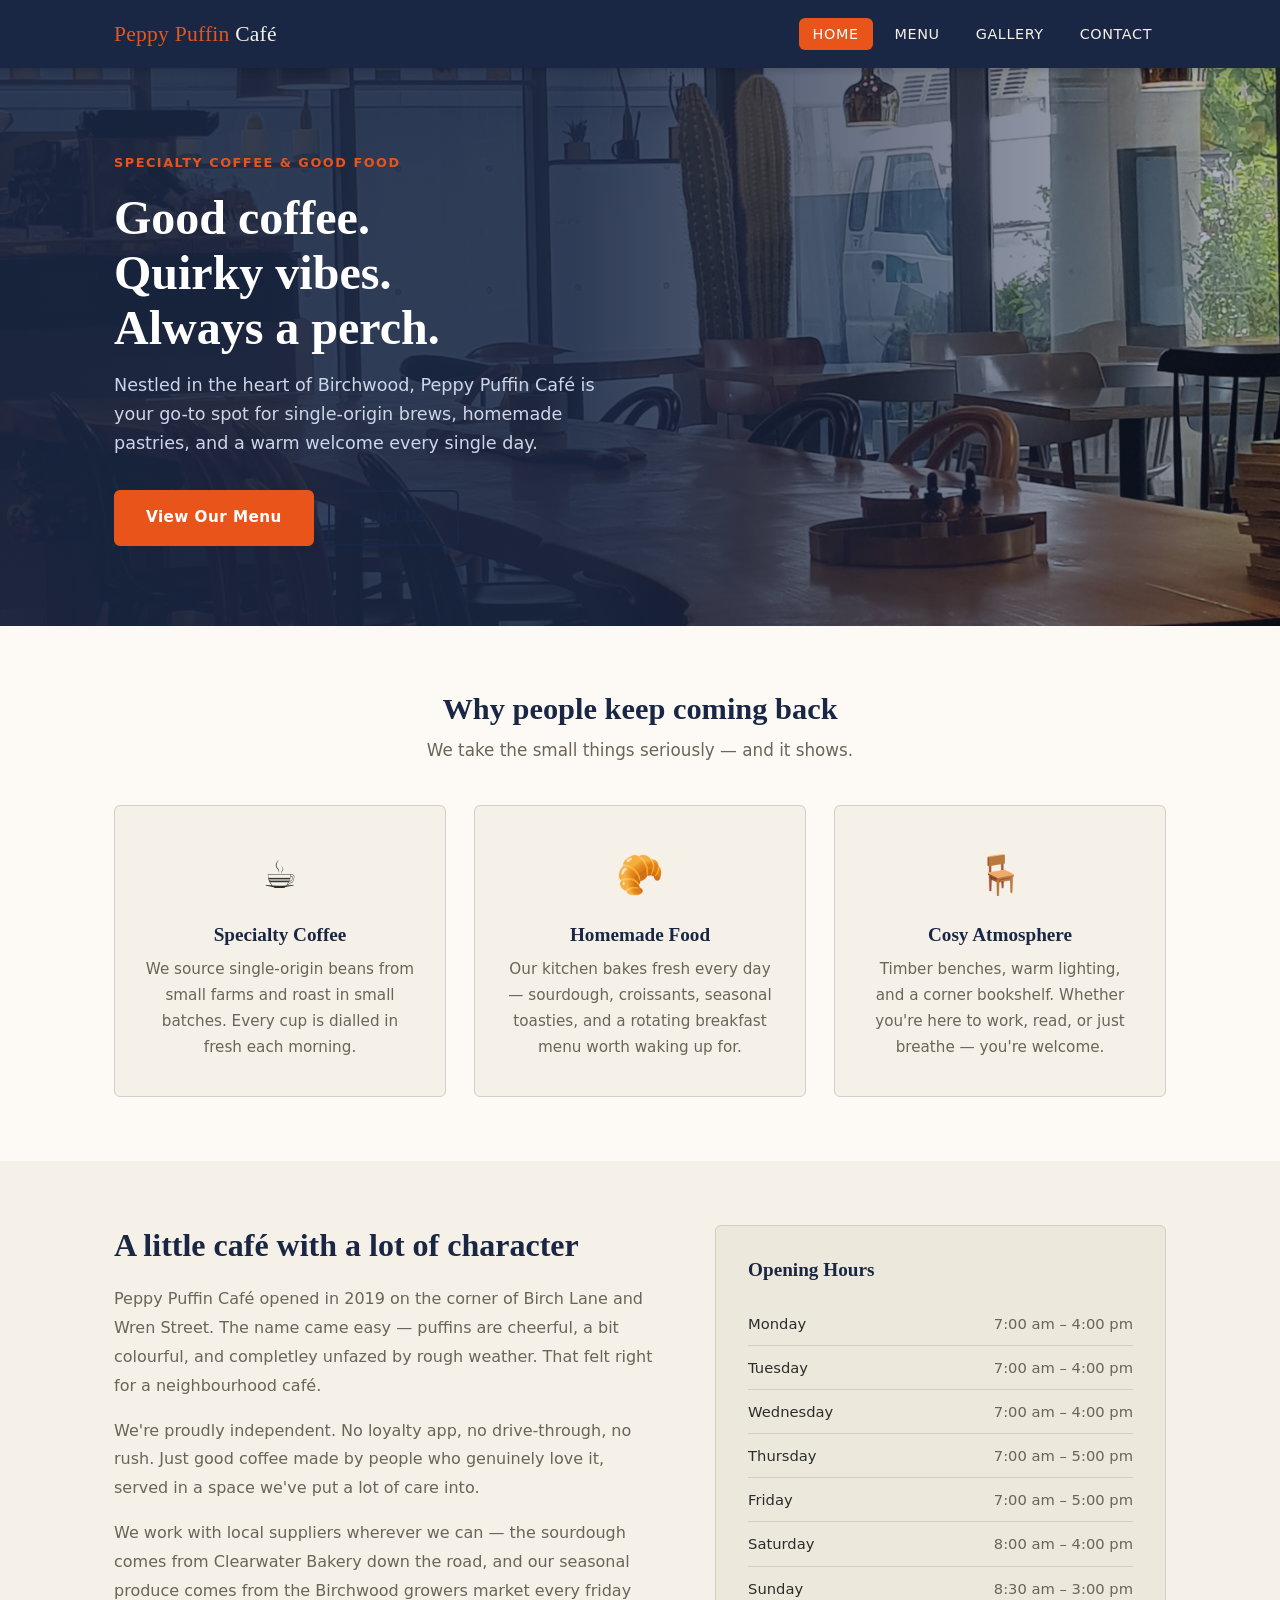
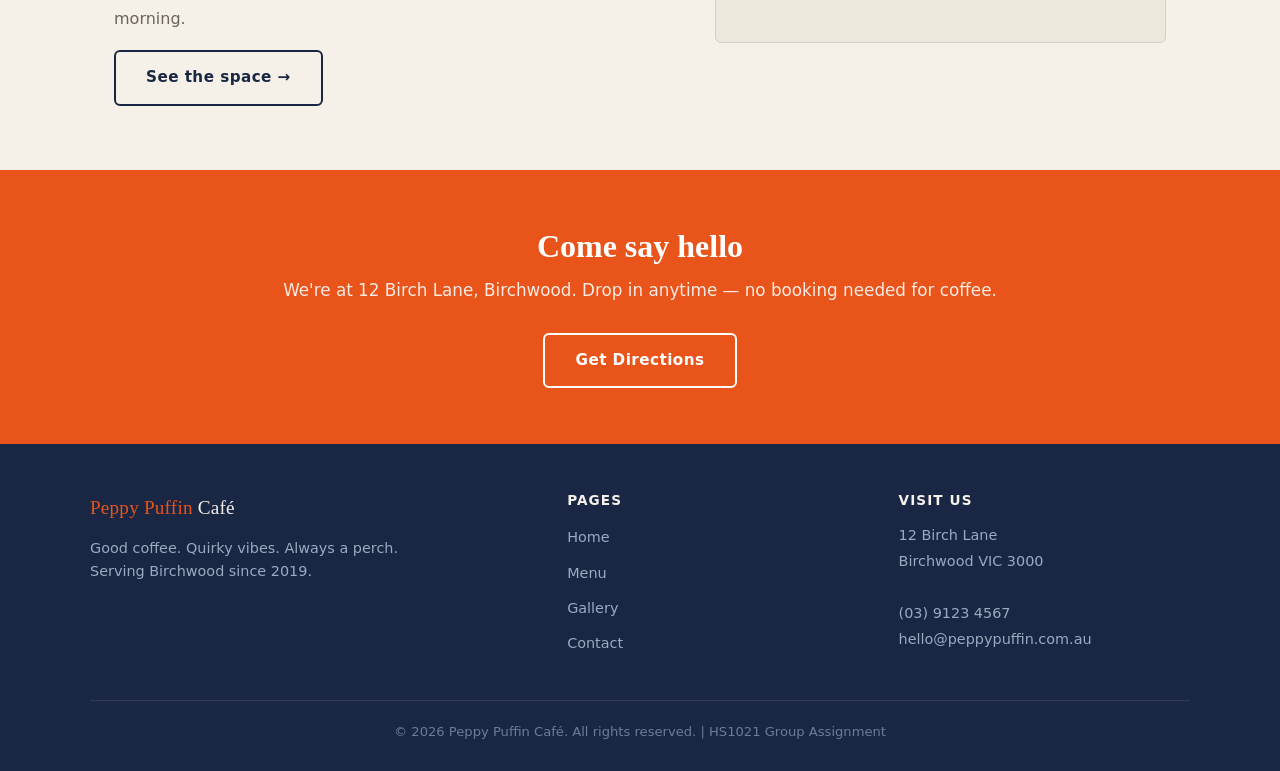
<file: index.html>
<!DOCTYPE html>

<html lang="en">

<head>
    <meta charset="UTF-8">

    <meta name="viewport" content="width=device-width, initial-scale=1.0">

    <title>Peppy Puffin Café — Home</title>

    <link rel="stylesheet" href="styles.css">

</head>

<body>
    <header>
        <div class="header-inner">

            <a href="index.html" class="logo"><span>Peppy Puffin</span> Café</a>

            <nav>
                <ul>
                    <li><a href="index.html" class="active">Home</a></li>
                    <li><a href="menu.html">Menu</a></li>
                    <li><a href="gallery.html">Gallery</a></li>
                    <li><a href="contact.html">Contact</a></li>
                </ul>
            </nav>

        </div>
    </header>

    <main>

        <section class="hero">

            <div class="hero-content">
                <div class="hero-text">

                    <span class="hero-eyebrow">Specialty Coffee &amp; Good Food</span>
                    <h1>Good coffee.<br>Quirky vibes.<br>Always a perch.</h1>
                    <p>Nestled in the heart of Birchwood, Peppy Puffin Café is your go-to spot for single-origin brews, homemade pastries, and a warm welcome every single day.</p>
                    <div class="hero-actions">
                        <a href="menu.html" class="btn btn-primary">View Our Menu</a>
                        <a href="contact.html" class="btn btn-outline">Find Us</a>
                    </div>

                </div>
            </div>
        </section>

        <section class="features">
            <div class="container">

                <h2 class="section-title">Why people keep coming back</h2>
                <p class="section-subtitle">We take the small things seriously — and it shows.</p>
                <div class="features-grid">

                    <article class="feature-card">
                        <span class="feature-icon">☕</span>
                        <h3>Specialty Coffee</h3>
                        <p>We source single-origin beans from small farms and roast in small batches. Every cup is dialled in fresh each morning.</p>
                    </article>

                    <article class="feature-card">
                        <span class="feature-icon">🥐</span>
                        <h3>Homemade Food</h3>
                        <p>Our kitchen bakes fresh every day — sourdough, croissants, seasonal toasties, and a rotating breakfast menu worth waking up for.</p>
                    </article>

                    <article class="feature-card">
                        <span class="feature-icon">🪑</span>
                        <h3>Cosy Atmosphere</h3>
                        <p>Timber benches, warm lighting, and a corner bookshelf. Whether you're here to work, read, or just breathe — you're welcome.</p>
                    </article>

                </div>
            </div>
        </section>

        <section class="about">
            <div class="container">

                <div class="about-grid">

                    <div class="about-text">
                        <h2>A little café with a lot of character</h2>
                        <p>Peppy Puffin Café opened in 2019 on the corner of Birch Lane and Wren Street. The name came easy — puffins are cheerful, a bit colourful, and completley unfazed by rough weather. That felt right for a neighbourhood café.</p>
                        <p>We're proudly independent. No loyalty app, no drive-through, no rush. Just good coffee made by people who genuinely love it, served in a space we've put a lot of care into.</p>
                        <p>We work with local suppliers wherever we can — the sourdough comes from Clearwater Bakery down the road, and our seasonal produce comes from the Birchwood growers market every friday morning.</p>
                        <a href="gallery.html" class="btn btn-outline">See the space &rarr;</a>
                    </div>

                    <div>
                        <div class="hours-box">

                            <h3>Opening Hours</h3>

                            <table class="hours-table">
                                <tbody>
                                    <tr>
                                        <td>Monday</td>
                                        <td>7:00 am – 4:00 pm</td>
                                    </tr>
                                    <tr>
                                        <td>Tuesday</td>
                                        <td>7:00 am – 4:00 pm</td>
                                    </tr>
                                    <tr>
                                        <td>Wednesday</td>
                                        <td>7:00 am – 4:00 pm</td>
                                    </tr>
                                    <tr>
                                        <td>Thursday</td>
                                        <td>7:00 am – 5:00 pm</td>
                                    </tr>
                                    <tr>
                                        <td>Friday</td>
                                        <td>7:00 am – 5:00 pm</td>
                                    </tr>
                                    <tr>
                                        <td>Saturday</td>
                                        <td>8:00 am – 4:00 pm</td>
                                    </tr>
                                    <tr>
                                        <td>Sunday</td>
                                        <td>8:30 am – 3:00 pm</td>
                                    </tr>
                                </tbody>
                            </table>

                        </div>
                    </div>
                </div>
            </div>
        </section>

        <section class="cta-banner">

            <div class="container">
                <h2>Come say hello</h2>
                <p>We're at 12 Birch Lane, Birchwood. Drop in anytime — no booking needed for coffee.</p>
                <a href="contact.html" class="btn btn-outline">Get Directions</a>
            </div>

        </section>

    </main>

    <footer>
        <div class="footer-inner">

            <div class="footer-brand">
                <a href="index.html" class="logo"><span>Peppy Puffin</span> Café</a>
                <p>Good coffee. Quirky vibes. Always a perch.<br>
                Serving Birchwood since 2019.</p>
            </div>

            <div class="footer-col">
                <h3>Pages</h3>
                <ul>
                    <li><a href="index.html">Home</a></li>
                    <li><a href="menu.html">Menu</a></li>
                    <li><a href="gallery.html">Gallery</a></li>
                    <li><a href="contact.html">Contact</a></li>
                </ul>
            </div>

            <div class="footer-col">
                <h3>Visit Us</h3>
                <address>
                    12 Birch Lane<br>
                    Birchwood VIC 3000<br>
                    <br>
                    (03) 9123 4567<br>
                    hello@peppypuffin.com.au
                </address>
            </div>
            
        </div>
        <div class="footer-bottom">
            <p>&copy; 2026 Peppy Puffin Café. All rights reserved. | HS1021 Group Assignment</p>
        </div>
    </footer>

</body>
</html>
</file>
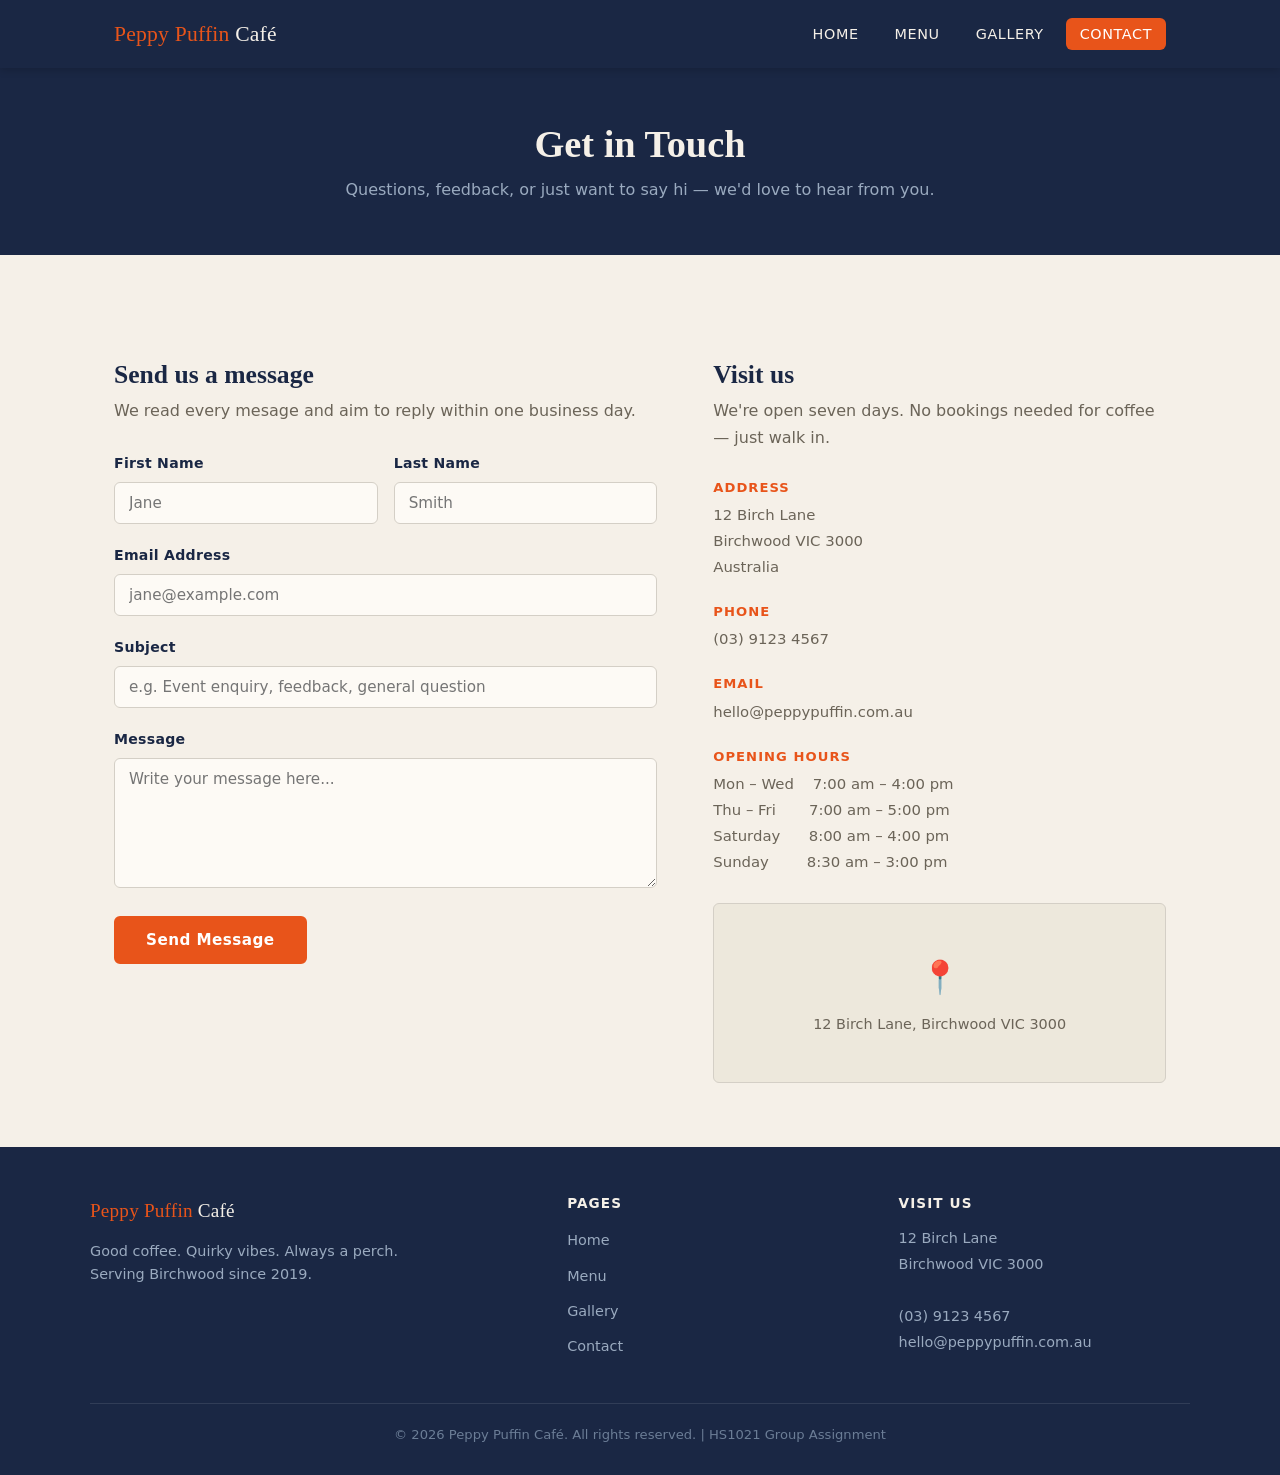
<file: contact.html>
<!DOCTYPE html>
<html lang="en">
<head>
    <meta charset="UTF-8">
    <meta name="viewport" content="width=device-width, initial-scale=1.0">
    <title>Contact — Peppy Puffin Café</title>
    <link rel="stylesheet" href="styles.css">
</head>
<body>

    <header>
        <div class="header-inner">
            <a href="index.html" class="logo"><span>Peppy Puffin</span> Café</a>
            <nav>
                <ul>
                    <li><a href="index.html">Home</a></li>
                    <li><a href="menu.html">Menu</a></li>
                    <li><a href="gallery.html">Gallery</a></li>
                    <li><a href="contact.html" class="active">Contact</a></li>
                </ul>
            </nav>
        </div>
    </header>

    <main>

        <section class="page-banner">
            <h1>Get in Touch</h1>
            <p>Questions, feedback, or just want to say hi — we'd love to hear from you.</p>
        </section>

        <section class="contact-section">
            <div class="container">
                <div class="contact-grid">

                    <div class="contact-form">
                        <h2>Send us a message</h2>
                        <p class="form-intro">We read every mesage and aim to reply within one business day.</p>

                        <form action="#" method="post" novalidate>

                            <div class="form-row">
                                <div class="form-group">
                                    <label for="fname">First Name</label>
                                    <input type="text" id="fname" name="first_name" placeholder="Jane" required>
                                </div>
                                <div class="form-group">
                                    <label for="lname">Last Name</label>
                                    <input type="text" id="lname" name="last_name" placeholder="Smith" required>
                                </div>
                            </div>

                            <div class="form-group">
                                <label for="email">Email Address</label>
                                <input type="email" id="email" name="email" placeholder="jane@example.com" required>
                            </div>

                            <div class="form-group">
                                <label for="subj">Subject</label>
                                <input type="text" id="subj" name="subject" placeholder="e.g. Event enquiry, feedback, general question">
                            </div>

                            <div class="form-group">
                                <label for="msg">Message</label>
                                <textarea id="msg" name="message" placeholder="Write your message here..." required></textarea>
                            </div>

                            <button type="submit" class="btn btn-primary">Send Message</button>

                        </form>
                    </div>

                    <div class="contact-info">
                        <h2>Visit us</h2>
                        <p class="info-intro">We're open seven days. No bookings needed for coffee — just walk in.</p>

                        <div class="info-block">
                            <h3>Address</h3>
                            <address>
                                12 Birch Lane<br>
                                Birchwood VIC 3000<br>
                                Australia
                            </address>
                        </div>

                        <div class="info-block">
                            <h3>Phone</h3>
                            <p>(03) 9123 4567</p>
                        </div>

                        <div class="info-block">
                            <h3>Email</h3>
                            <p>hello@peppypuffin.com.au</p>
                        </div>

                        <div class="info-block">
                            <h3>Opening Hours</h3>
                            <p>
                                Mon – Wed &nbsp;&nbsp; 7:00 am – 4:00 pm<br>
                                Thu – Fri &nbsp;&nbsp;&nbsp;&nbsp;&nbsp; 7:00 am – 5:00 pm<br>
                                Saturday &nbsp;&nbsp;&nbsp;&nbsp; 8:00 am – 4:00 pm<br>
                                Sunday &nbsp;&nbsp;&nbsp;&nbsp;&nbsp;&nbsp; 8:30 am – 3:00 pm
                            </p>
                        </div>

                        <div class="map-placeholder">
                            <span>📍</span>
                            <p>12 Birch Lane, Birchwood VIC 3000</p>
                        </div>

                    </div>

                </div>
            </div>
        </section>

    </main>

    <footer>
        <div class="footer-inner">
            <div class="footer-brand">
                <a href="index.html" class="logo"><span>Peppy Puffin</span> Café</a>
                <p>Good coffee. Quirky vibes. Always a perch.<br>
                Serving Birchwood since 2019.</p>
            </div>
            <div class="footer-col">
                <h3>Pages</h3>
                <ul>
                    <li><a href="index.html">Home</a></li>
                    <li><a href="menu.html">Menu</a></li>
                    <li><a href="gallery.html">Gallery</a></li>
                    <li><a href="contact.html">Contact</a></li>
                </ul>
            </div>
            <div class="footer-col">
                <h3>Visit Us</h3>
                <address>
                    12 Birch Lane<br>
                    Birchwood VIC 3000<br>
                    <br>
                    (03) 9123 4567<br>
                    hello@peppypuffin.com.au
                </address>
            </div>
        </div>
        <div class="footer-bottom">
            <p>&copy; 2026 Peppy Puffin Café. All rights reserved. | HS1021 Group Assignment</p>
        </div>
    </footer>

</body>
</html>
</file>
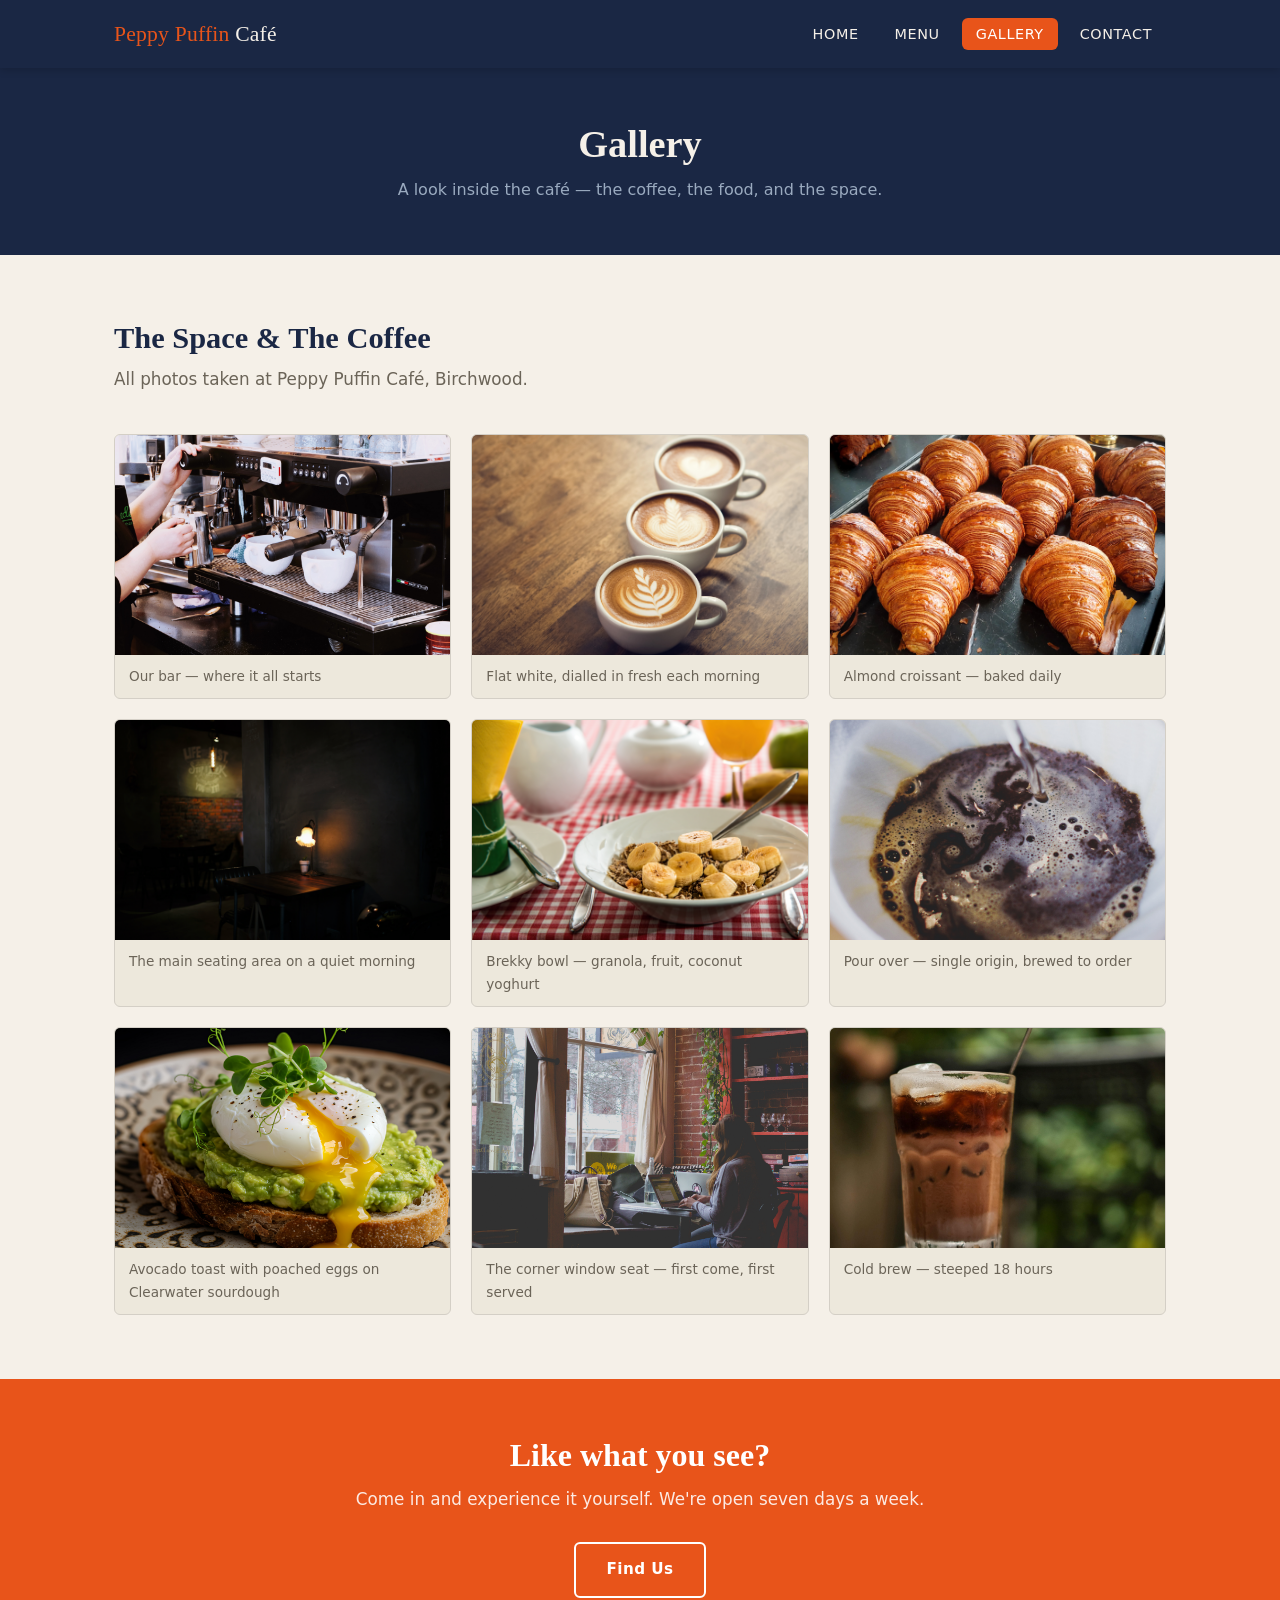
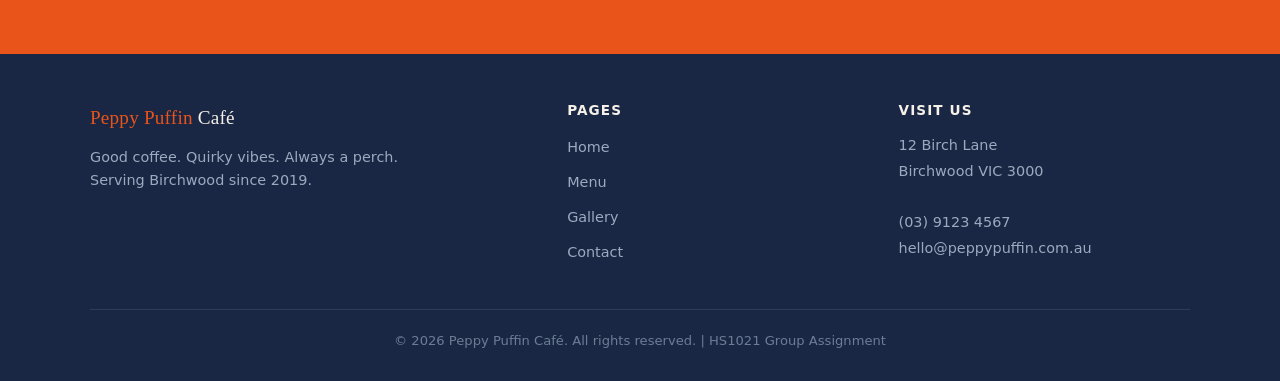
<file: gallery.html>
<!DOCTYPE html>
<html lang="en">
<head>
    <meta charset="UTF-8">
    <meta name="viewport" content="width=device-width, initial-scale=1.0">
    <title>Gallery — Peppy Puffin Café</title>
    <link rel="stylesheet" href="styles.css">
</head>
<body>

    <header>
        <div class="header-inner">
            <a href="index.html" class="logo"><span>Peppy Puffin</span> Café</a>
            <nav>
                <ul>
                    <li><a href="index.html">Home</a></li>
                    <li><a href="menu.html">Menu</a></li>
                    <li><a href="gallery.html" class="active">Gallery</a></li>
                    <li><a href="contact.html">Contact</a></li>
                </ul>
            </nav>
        </div>
    </header>

    <main>

        <section class="page-banner">
            <h1>Gallery</h1>
            <p>A look inside the café — the coffee, the food, and the space.</p>
        </section>

        <section class="gallery-section">
            <div class="container">
                <h2 class="section-title">The Space &amp; The Coffee</h2>
                <p class="section-subtitle">All photos taken at Peppy Puffin Café, Birchwood.</p>

                <div class="gallery-grid">

                    <figure>
                        <img src="images/gallery1.jpg" alt="The front counter of Peppy Puffin Café with espresso machine and ceramic cups">
                        <figcaption>Our bar — where it all starts</figcaption>
                    </figure>

                    <figure>
                        <img src="images/gallery2.jpg" alt="A latte with leaf latte art in a white ceramic cup on a timber table">
                        <figcaption>Flat white, dialled in fresh each morning</figcaption>
                    </figure>

                    <figure>
                        <img src="images/gallery3.jpg" alt="A fresh croissant on a small plate next to a coffee">
                        <figcaption>Almond croissant — baked daily</figcaption>
                    </figure>

                    <figure>
                        <img src="images/gallery4.jpg" alt="Interior of Peppy Puffin Café showing timber benches and warm pendant lighting">
                        <figcaption>The main seating area on a quiet morning</figcaption>
                    </figure>

                    <figure>
                        <img src="images/gallery5.jpg" alt="A bowl of granola with seasonal fruit and yoghurt">
                        <figcaption>Brekky bowl — granola, fruit, coconut yoghurt</figcaption>
                    </figure>

                    <figure>
                        <img src="images/gallery6.jpg" alt="V60 pour-over coffee being brewed at the counter">
                        <figcaption>Pour over — single origin, brewed to order</figcaption>
                    </figure>

                    <figure>
                        <img src="images/gallery7.jpg" alt="Avocado toast with poached eggs on sourdough">
                        <figcaption>Avocado toast with poached eggs on Clearwater sourdough</figcaption>
                    </figure>

                    <figure>
                        <img src="images/gallery8.jpg" alt="A window seat in the café looking out onto Birch Lane">
                        <figcaption>The corner window seat — first come, first served</figcaption>
                    </figure>

                    <figure>
                        <img src="images/gallery9.jpg" alt="Cold brew coffee served over ice in a tall glass">
                        <figcaption>Cold brew — steeped 18 hours</figcaption>
                    </figure>

                </div>
            </div>
        </section>

        <section class="cta-banner">
            <div class="container">
                <h2>Like what you see?</h2>
                <p>Come in and experience it yourself. We're open seven days a week.</p>
                <a href="contact.html" class="btn btn-outline">Find Us</a>
            </div>
        </section>

    </main>

    <footer>
        <div class="footer-inner">
            <div class="footer-brand">
                <a href="index.html" class="logo"><span>Peppy Puffin</span> Café</a>
                <p>Good coffee. Quirky vibes. Always a perch.<br>
                Serving Birchwood since 2019.</p>
            </div>
            <div class="footer-col">
                <h3>Pages</h3>
                <ul>
                    <li><a href="index.html">Home</a></li>
                    <li><a href="menu.html">Menu</a></li>
                    <li><a href="gallery.html">Gallery</a></li>
                    <li><a href="contact.html">Contact</a></li>
                </ul>
            </div>
            <div class="footer-col">
                <h3>Visit Us</h3>
                <address>
                    12 Birch Lane<br>
                    Birchwood VIC 3000<br>
                    <br>
                    (03) 9123 4567<br>
                    hello@peppypuffin.com.au
                </address>
            </div>
        </div>
        <div class="footer-bottom">
            <p>&copy; 2026 Peppy Puffin Café. All rights reserved. | HS1021 Group Assignment</p>
        </div>
    </footer>

</body>
</html>
</file>
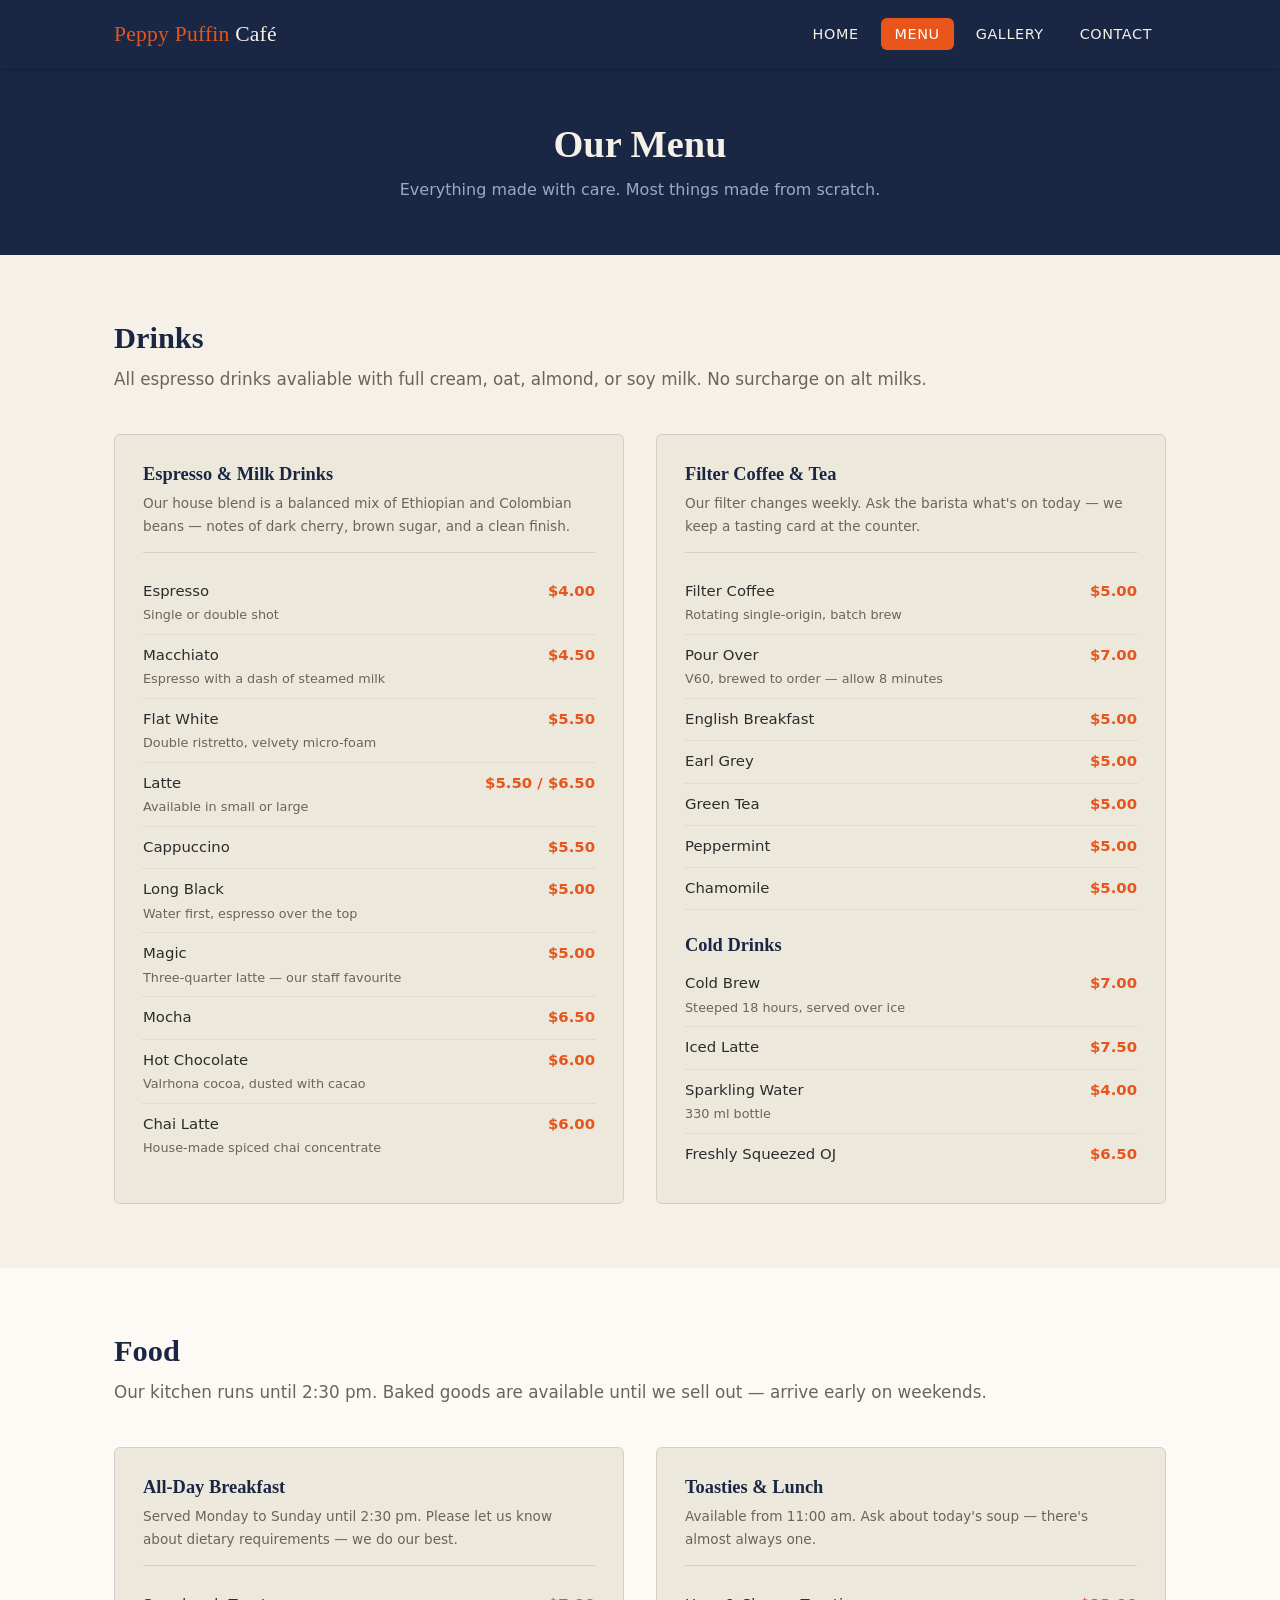
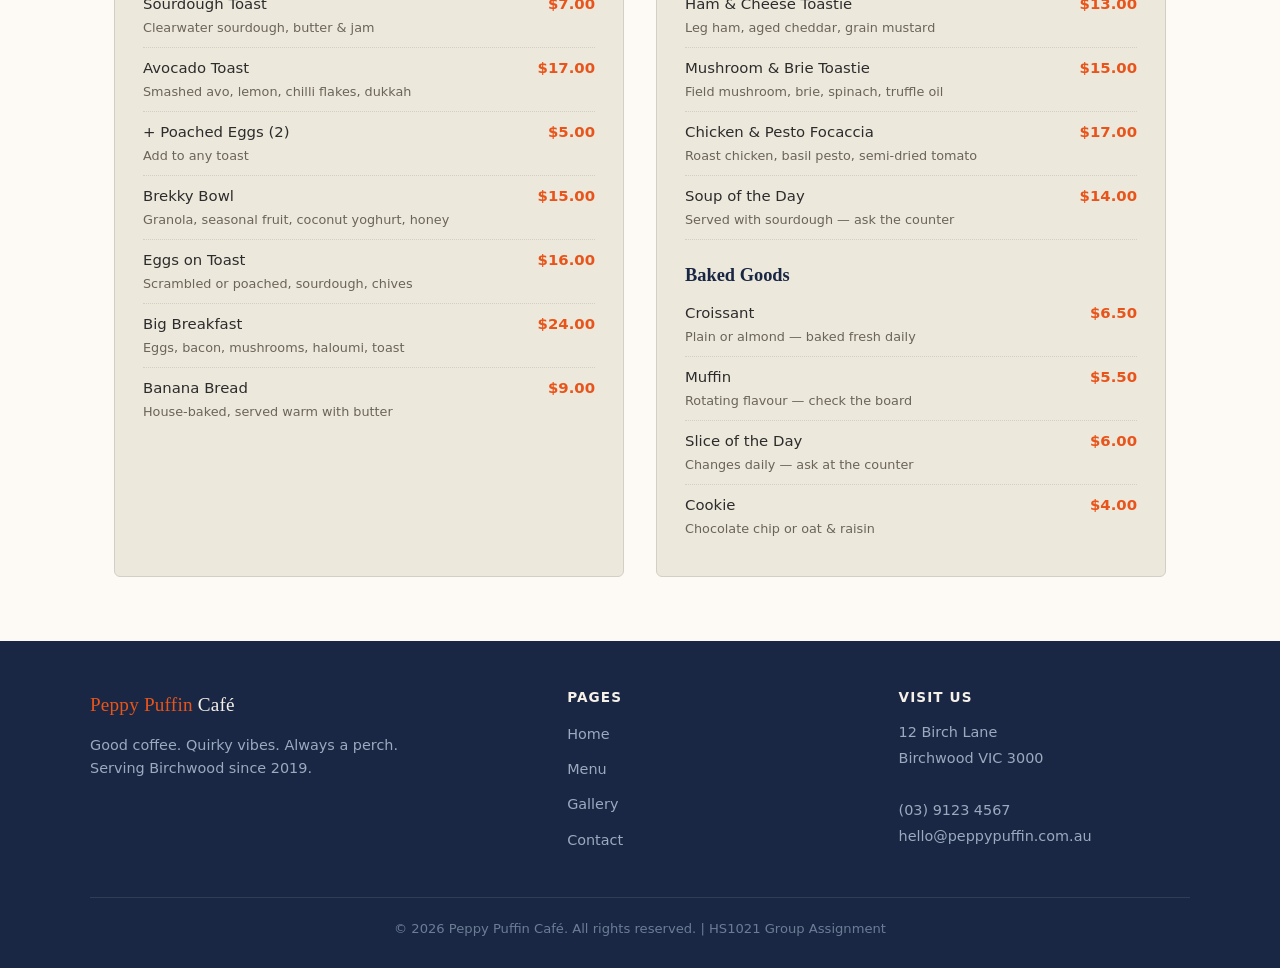
<file: menu.html>
<!DOCTYPE html>
<html lang="en">
<head>
    <meta charset="UTF-8">
    <meta name="viewport" content="width=device-width, initial-scale=1.0">
    <title>Menu — Peppy Puffin Café</title>
    <link rel="stylesheet" href="styles.css">
</head>
<body>

    <header>
        <div class="header-inner">
            <a href="index.html" class="logo"><span>Peppy Puffin</span> Café</a>
            <nav>
                <ul>
                    <li><a href="index.html">Home</a></li>
                    <li><a href="menu.html" class="active">Menu</a></li>
                    <li><a href="gallery.html">Gallery</a></li>
                    <li><a href="contact.html">Contact</a></li>
                </ul>
            </nav>
        </div>
    </header>

    <main>

        <section class="page-banner">
            <h1>Our Menu</h1>
            <p>Everything made with care. Most things made from scratch.</p>
        </section>

        <section class="menu-section">
            <div class="container">
                <h2 class="section-title">Drinks</h2>
                <p class="section-subtitle">All espresso drinks avaliable with full cream, oat, almond, or soy milk. No surcharge on alt milks.</p>
                <div class="menu-categories">

                    <article class="menu-category">
                        <h3>Espresso &amp; Milk Drinks</h3>
                        <p class="category-desc">Our house blend is a balanced mix of Ethiopian and Colombian beans — notes of dark cherry, brown sugar, and a clean finish.</p>
                        <div class="menu-item">
                            <span class="item-name">Espresso<span class="item-note">Single or double shot</span></span>
                            <span class="item-price">$4.00</span>
                        </div>
                        <div class="menu-item">
                            <span class="item-name">Macchiato<span class="item-note">Espresso with a dash of steamed milk</span></span>
                            <span class="item-price">$4.50</span>
                        </div>
                        <div class="menu-item">
                            <span class="item-name">Flat White<span class="item-note">Double ristretto, velvety micro-foam</span></span>
                            <span class="item-price">$5.50</span>
                        </div>
                        <div class="menu-item">
                            <span class="item-name">Latte<span class="item-note">Available in small or large</span></span>
                            <span class="item-price">$5.50 / $6.50</span>
                        </div>
                        <div class="menu-item">
                            <span class="item-name">Cappuccino</span>
                            <span class="item-price">$5.50</span>
                        </div>
                        <div class="menu-item">
                            <span class="item-name">Long Black<span class="item-note">Water first, espresso over the top</span></span>
                            <span class="item-price">$5.00</span>
                        </div>
                        <div class="menu-item">
                            <span class="item-name">Magic<span class="item-note">Three-quarter latte — our staff favourite</span></span>
                            <span class="item-price">$5.00</span>
                        </div>
                        <div class="menu-item">
                            <span class="item-name">Mocha</span>
                            <span class="item-price">$6.50</span>
                        </div>
                        <div class="menu-item">
                            <span class="item-name">Hot Chocolate<span class="item-note">Valrhona cocoa, dusted with cacao</span></span>
                            <span class="item-price">$6.00</span>
                        </div>
                        <div class="menu-item">
                            <span class="item-name">Chai Latte<span class="item-note">House-made spiced chai concentrate</span></span>
                            <span class="item-price">$6.00</span>
                        </div>
                    </article>

                    <article class="menu-category">
                        <h3>Filter Coffee &amp; Tea</h3>
                        <p class="category-desc">Our filter changes weekly. Ask the barista what's on today — we keep a tasting card at the counter.</p>
                        <div class="menu-item">
                            <span class="item-name">Filter Coffee<span class="item-note">Rotating single-origin, batch brew</span></span>
                            <span class="item-price">$5.00</span>
                        </div>
                        <div class="menu-item">
                            <span class="item-name">Pour Over<span class="item-note">V60, brewed to order — allow 8 minutes</span></span>
                            <span class="item-price">$7.00</span>
                        </div>
                        <div class="menu-item">
                            <span class="item-name">English Breakfast</span>
                            <span class="item-price">$5.00</span>
                        </div>
                        <div class="menu-item">
                            <span class="item-name">Earl Grey</span>
                            <span class="item-price">$5.00</span>
                        </div>
                        <div class="menu-item">
                            <span class="item-name">Green Tea</span>
                            <span class="item-price">$5.00</span>
                        </div>
                        <div class="menu-item">
                            <span class="item-name">Peppermint</span>
                            <span class="item-price">$5.00</span>
                        </div>
                        <div class="menu-item">
                            <span class="item-name">Chamomile</span>
                            <span class="item-price">$5.00</span>
                        </div>
                        <h3 class="menu-subheading">Cold Drinks</h3>
                        <div class="menu-item">
                            <span class="item-name">Cold Brew<span class="item-note">Steeped 18 hours, served over ice</span></span>
                            <span class="item-price">$7.00</span>
                        </div>
                        <div class="menu-item">
                            <span class="item-name">Iced Latte</span>
                            <span class="item-price">$7.50</span>
                        </div>
                        <div class="menu-item">
                            <span class="item-name">Sparkling Water <span class="item-note">330 ml bottle</span></span>
                            <span class="item-price">$4.00</span>
                        </div>
                        <div class="menu-item">
                            <span class="item-name">Freshly Squeezed OJ</span>
                            <span class="item-price">$6.50</span>
                        </div>
                    </article>

                </div>
            </div>
        </section>

        <section class="menu-section">
            <div class="container">
                <h2 class="section-title">Food</h2>
                <p class="section-subtitle">Our kitchen runs until 2:30 pm. Baked goods are available until we sell out — arrive early on weekends.</p>
                <div class="menu-categories">

                    <article class="menu-category">
                        <h3>All-Day Breakfast</h3>
                        <p class="category-desc">Served Monday to Sunday until 2:30 pm. Please let us know about dietary requirements — we do our best.</p>
                        <div class="menu-item">
                            <span class="item-name">Sourdough Toast<span class="item-note">Clearwater sourdough, butter &amp; jam</span></span>
                            <span class="item-price">$7.00</span>
                        </div>
                        <div class="menu-item">
                            <span class="item-name">Avocado Toast<span class="item-note">Smashed avo, lemon, chilli flakes, dukkah</span></span>
                            <span class="item-price">$17.00</span>
                        </div>
                        <div class="menu-item">
                            <span class="item-name">+ Poached Eggs (2)<span class="item-note">Add to any toast</span></span>
                            <span class="item-price">$5.00</span>
                        </div>
                        <div class="menu-item">
                            <span class="item-name">Brekky Bowl<span class="item-note">Granola, seasonal fruit, coconut yoghurt, honey</span></span>
                            <span class="item-price">$15.00</span>
                        </div>
                        <div class="menu-item">
                            <span class="item-name">Eggs on Toast<span class="item-note">Scrambled or poached, sourdough, chives</span></span>
                            <span class="item-price">$16.00</span>
                        </div>
                        <div class="menu-item">
                            <span class="item-name">Big Breakfast<span class="item-note">Eggs, bacon, mushrooms, haloumi, toast</span></span>
                            <span class="item-price">$24.00</span>
                        </div>
                        <div class="menu-item">
                            <span class="item-name">Banana Bread<span class="item-note">House-baked, served warm with butter</span></span>
                            <span class="item-price">$9.00</span>
                        </div>
                    </article>

                    <article class="menu-category">
                        <h3>Toasties &amp; Lunch</h3>
                        <p class="category-desc">Available from 11:00 am. Ask about today's soup — there's almost always one.</p>
                        <div class="menu-item">
                            <span class="item-name">Ham &amp; Cheese Toastie<span class="item-note">Leg ham, aged cheddar, grain mustard</span></span>
                            <span class="item-price">$13.00</span>
                        </div>
                        <div class="menu-item">
                            <span class="item-name">Mushroom &amp; Brie Toastie<span class="item-note">Field mushroom, brie, spinach, truffle oil</span></span>
                            <span class="item-price">$15.00</span>
                        </div>
                        <div class="menu-item">
                            <span class="item-name">Chicken &amp; Pesto Focaccia<span class="item-note">Roast chicken, basil pesto, semi-dried tomato</span></span>
                            <span class="item-price">$17.00</span>
                        </div>
                        <div class="menu-item">
                            <span class="item-name">Soup of the Day<span class="item-note">Served with sourdough — ask the counter</span></span>
                            <span class="item-price">$14.00</span>
                        </div>
                        <h3 class="menu-subheading">Baked Goods</h3>
                        <div class="menu-item">
                            <span class="item-name">Croissant<span class="item-note">Plain or almond — baked fresh daily</span></span>
                            <span class="item-price">$6.50</span>
                        </div>
                        <div class="menu-item">
                            <span class="item-name">Muffin<span class="item-note">Rotating flavour — check the board</span></span>
                            <span class="item-price">$5.50</span>
                        </div>
                        <div class="menu-item">
                            <span class="item-name">Slice of the Day<span class="item-note">Changes daily — ask at the counter</span></span>
                            <span class="item-price">$6.00</span>
                        </div>
                        <div class="menu-item">
                            <span class="item-name">Cookie<span class="item-note">Chocolate chip or oat &amp; raisin</span></span>
                            <span class="item-price">$4.00</span>
                        </div>
                    </article>

                </div>
            </div>
        </section>

    </main>

    <footer>
        <div class="footer-inner">
            <div class="footer-brand">
                <a href="index.html" class="logo"><span>Peppy Puffin</span> Café</a>
                <p>Good coffee. Quirky vibes. Always a perch.<br>
                Serving Birchwood since 2019.</p>
            </div>
            <div class="footer-col">
                <h3>Pages</h3>
                <ul>
                    <li><a href="index.html">Home</a></li>
                    <li><a href="menu.html">Menu</a></li>
                    <li><a href="gallery.html">Gallery</a></li>
                    <li><a href="contact.html">Contact</a></li>
                </ul>
            </div>
            <div class="footer-col">
                <h3>Visit Us</h3>
                <address>
                    12 Birch Lane<br>
                    Birchwood VIC 3000<br>
                    <br>
                    (03) 9123 4567<br>
                    hello@peppypuffin.com.au
                </address>
            </div>
        </div>
        <div class="footer-bottom">
            <p>&copy; 2026 Peppy Puffin Café. All rights reserved. | HS1021 Group Assignment</p>
        </div>
    </footer>

</body>
</html>
</file>
<file: styles.css>
:root {
    --navy:      #1a2744;
    --cream:     #f5f0e8;
    --orange:    #e8541a;
    --sand:      #ede8dc;
    --offwhite:  #fdfaf5;
    --text:      #2c2c2c;
    --text-muted:#6b6458;
    --border:    #d4cfc6;

    --font-heading: Georgia, 'Times New Roman', serif;
    --font-body:    system-ui, -apple-system, Segoe UI, sans-serif;

    --max-width: 1100px;
    --section-pad: 64px 24px;
    --radius: 6px;
}

*, *::before, *::after {
    box-sizing: border-box;
    margin: 0;
    padding: 0;
}

html {
    scroll-behavior: smooth;
}

body {
    font-family: var(--font-body);
    font-size: 1rem;
    line-height: 1.7;
    color: var(--text);
    background-color: var(--cream);
}

img {
    display: block;
    max-width: 100%;
    height: auto;
}

ul {
    list-style: none;
}

a {
    color: var(--orange);
    text-decoration: none;
}

a:hover {
    text-decoration: underline;
}

h1, h2, h3, h4 {
    font-family: var(--font-heading);
    color: var(--navy);
    line-height: 1.25;
}

h1 { font-size: 2.6rem; }
h2 { font-size: 2rem; }
h3 { font-size: 1.4rem; }
h4 { font-size: 1.1rem; }

p {
    margin-bottom: 1rem;
}

p:last-child {
    margin-bottom: 0;
}

.container {
    max-width: var(--max-width);
    margin: 0 auto;
    padding: 0 24px;
}

.section-title {
    font-size: 1.9rem;
    margin-bottom: 8px;
}

.section-subtitle {
    color: var(--text-muted);
    font-size: 1.05rem;
    margin-bottom: 40px;
}

.btn {
    display: inline-block;
    padding: 13px 30px;
    border-radius: var(--radius);
    font-family: var(--font-body);
    font-size: 0.95rem;
    font-weight: 600;
    letter-spacing: 0.03em;
    cursor: pointer;
    border: 2px solid transparent;
    transition: background-color 0.2s, color 0.2s, border-color 0.2s;
    text-decoration: none;
}

.btn-primary {
    background-color: var(--orange);
    color: #fff;
    border-color: var(--orange);
}

.btn-primary:hover {
    background-color: #c94614;
    border-color: #c9461a;
    text-decoration: none;
}

.btn-outline {
    background-color: transparent;
    color: var(--navy);
    border-color: var(--navy);
}

.btn-outline:hover {
    background-color: var(--navy);
    color: #fff;
    text-decoration: none;
}

header {
    background-color: var(--navy);
    position: sticky;
    top: 0;
    z-index: 100;
    box-shadow: 0 2px 8px rgba(0,0,0,0.18);
}

.header-inner {
    max-width: var(--max-width);
    margin: 0 auto;
    padding: 0 24px;
    display: flex;
    align-items: center;
    justify-content: space-between;
    height: 68px;
}

.logo {
    font-family: var(--font-heading);
    font-size: 1.35rem;
    color: var(--cream);
    text-decoration: none;
    letter-spacing: 0.01em;
}

.logo span {
    color: var(--orange);
}

nav ul {
    display: flex;
    gap: 8px;
}

nav ul li a {
    color: var(--cream);
    padding: 8px 14px;
    border-radius: var(--radius);
    font-size: 0.9rem;
    font-weight: 500;
    letter-spacing: 0.04em;
    text-transform: uppercase;
    text-decoration: none;
    transition: background-color 0.2s, color 0.2s;
}

nav ul li a:hover,
nav ul li a.active {
    background-color: var(--orange);
    color: #fff;
}

footer {
    background-color: var(--navy);
    color: #b8c4d8;
    padding: 48px 24px 28px;
}

.footer-inner {
    max-width: var(--max-width);
    margin: 0 auto;
    display: grid;
    grid-template-columns: 1.5fr 1fr 1fr;
    gap: 40px;
    padding-bottom: 36px;
    border-bottom: 1px solid rgba(255,255,255,0.1);
}

.footer-brand .logo {
    display: inline-block;
    margin-bottom: 12px;
    font-size: 1.2rem;
}

.footer-brand p {
    font-size: 0.9rem;
    line-height: 1.6;
    color: #9aaabf;
    margin-bottom: 0;
}

.footer-col h3 {
    color: var(--cream);
    font-size: 0.85rem;
    text-transform: uppercase;
    letter-spacing: 0.08em;
    margin-bottom: 14px;
    font-family: var(--font-body);
}

.footer-col ul li {
    margin-bottom: 8px;
}

.footer-col ul li a {
    color: #9aaabf;
    font-size: 0.9rem;
    transition: color 0.2s;
}

.footer-col ul li a:hover {
    color: var(--orange);
    text-decoration: none;
}

.footer-col address {
    font-style: normal;
    font-size: 0.9rem;
    color: #9aaabf;
    line-height: 1.8;
}

.footer-bottom {
    max-width: var(--max-width);
    margin: 0 auto;
    padding-top: 20px;
    font-size: 0.82rem;
    color: #6b7d96;
    text-align: center;
}

.hero {
    background-color: var(--navy);
    background-image: url('images/hero.jpg');
    background-size: cover;
    background-position: center;
    position: relative;
    min-height: 520px;
    display: flex;
    align-items: center;
}

.hero::before {
    content: '';
    position: absolute;
    inset: 0;
    background: linear-gradient(to right, rgba(26,39,68,0.88) 45%, rgba(26,39,68,0.3));
}

.hero-content {
    position: relative;
    max-width: var(--max-width);
    margin: 0 auto;
    padding: 80px 24px;
    max-width: 580px;
    padding-left: 24px;
}

.hero > .hero-content {
    width: 100%;
    max-width: var(--max-width);
    margin: 0 auto;
}

.hero-text {
    max-width: 500px;
}

.hero-eyebrow {
    display: inline-block;
    font-size: 0.8rem;
    font-weight: 700;
    letter-spacing: 0.12em;
    text-transform: uppercase;
    color: var(--orange);
    margin-bottom: 16px;
}

.hero h1 {
    color: #fff;
    font-size: 3rem;
    margin-bottom: 16px;
    line-height: 1.15;
}

.hero p {
    color: #ccd6e8;
    font-size: 1.1rem;
    margin-bottom: 32px;
    line-height: 1.65;
}

.hero-actions {
    display: flex;
    gap: 14px;
    flex-wrap: wrap;
}

.features {
    padding: var(--section-pad);
    background-color: var(--offwhite);
}

.features .container {
    text-align: center;
}

.features-grid {
    display: grid;
    grid-template-columns: repeat(3, 1fr);
    gap: 28px;
    margin-top: 40px;
}

.feature-card {
    background-color: var(--cream);
    border: 1px solid var(--border);
    border-radius: var(--radius);
    padding: 36px 28px;
    text-align: center;
    transition: transform 0.2s, box-shadow 0.2s;
}

.feature-card:hover {
    transform: translateY(-4px);
    box-shadow: 0 8px 24px rgba(26,39,68,0.1);
}

.feature-icon {
    font-size: 2.4rem;
    margin-bottom: 16px;
    display: block;
}

.feature-card h3 {
    margin-bottom: 10px;
    font-size: 1.2rem;
}

.feature-card p {
    color: var(--text-muted);
    font-size: 0.95rem;
    margin-bottom: 0;
}

.about {
    padding: var(--section-pad);
    background-color: var(--cream);
}

.about-grid {
    display: grid;
    grid-template-columns: 1.2fr 1fr;
    gap: 60px;
    align-items: start;
}

.about-text h2 {
    margin-bottom: 20px;
}

.about-text p {
    color: var(--text-muted);
    line-height: 1.8;
}

.hours-box {
    background-color: var(--sand);
    border-radius: var(--radius);
    padding: 32px;
    border: 1px solid var(--border);
}

.hours-box h3 {
    margin-bottom: 20px;
    font-size: 1.2rem;
}

.hours-table {
    width: 100%;
    border-collapse: collapse;
}

.hours-table tr {
    border-bottom: 1px solid var(--border);
}

.hours-table tr:last-child {
    border-bottom: none;
}

.hours-table td {
    padding: 9px 0;
    font-size: 0.92rem;
}

.hours-table td:last-child {
    text-align: right;
    color: var(--text-muted);
}

.hours-table .today td {
    font-weight: 600;
    color: var(--navy);
}

.cta-banner {
    background-color: var(--orange);
    padding: 56px 24px;
    text-align: center;
}

.cta-banner h2 {
    color: #fff;
    font-size: 2rem;
    margin-bottom: 10px;
}

.cta-banner p {
    color: rgba(255,255,255,0.88);
    font-size: 1.05rem;
    margin-bottom: 28px;
}

.cta-banner .btn-outline {
    color: #fff;
    border-color: #fff;
}

.cta-banner .btn-outline:hover {
    background-color: #fff;
    color: var(--orange);
}

.page-banner {
    background-color: var(--navy);
    padding: 52px 24px;
    text-align: center;
}

.page-banner h1 {
    color: var(--cream);
    font-size: 2.4rem;
    margin-bottom: 8px;
}

.page-banner p {
    color: #9aaabf;
    font-size: 1rem;
    margin-bottom: 0;
}

.menu-section {
    padding: var(--section-pad);
}

.menu-section:nth-child(odd) {
    background-color: var(--offwhite);
}

.menu-section:nth-child(even) {
    background-color: var(--cream);
}

.menu-categories {
    display: grid;
    grid-template-columns: repeat(2, 1fr);
    gap: 32px;
    margin-top: 40px;
}

.menu-category {
    background-color: var(--sand);
    border-radius: var(--radius);
    padding: 28px;
    border: 1px solid var(--border);
}

.menu-category h3 {
    font-size: 1.15rem;
    margin-bottom: 6px;
    color: var(--navy);
}

.menu-category .category-desc {
    font-size: 0.85rem;
    color: var(--text-muted);
    margin-bottom: 18px;
    border-bottom: 1px solid var(--border);
    padding-bottom: 14px;
}

.menu-item {
    display: flex;
    justify-content: space-between;
    align-items: baseline;
    padding: 8px 0;
    border-bottom: 1px dotted var(--border);
    font-size: 0.93rem;
}

.menu-item:last-child {
    border-bottom: none;
}

.item-name {
    color: var(--text);
    font-weight: 500;
}

.item-note {
    display: block;
    font-size: 0.8rem;
    color: var(--text-muted);
    font-weight: 400;
}

.menu-subheading {
    margin-top: 24px;
    margin-bottom: 6px;
    font-size: 1rem;
}

.item-price {
    color: var(--orange);
    font-weight: 600;
    white-space: nowrap;
    margin-left: 12px;
}

.gallery-section {
    padding: var(--section-pad);
    background-color: var(--cream);
}

.gallery-grid {
    display: grid;
    grid-template-columns: repeat(3, 1fr);
    gap: 20px;
    margin-top: 40px;
}

.gallery-grid figure {
    border-radius: var(--radius);
    overflow: hidden;
    background-color: var(--sand);
    border: 1px solid var(--border);
}

.gallery-grid figure img {
    width: 100%;
    height: 220px;
    object-fit: cover;
    transition: transform 0.3s;
}

.gallery-grid figure:hover img {
    transform: scale(1.04);
}

.gallery-grid figcaption {
    padding: 10px 14px;
    font-size: 0.85rem;
    color: var(--text-muted);
}

.contact-section {
    padding: var(--section-pad);
    background-color: var(--cream);
}

.contact-grid {
    display: grid;
    grid-template-columns: 1.2fr 1fr;
    gap: 56px;
    margin-top: 40px;
    align-items: start;
}

.contact-form h2 {
    font-size: 1.6rem;
    margin-bottom: 6px;
}

.contact-form .form-intro {
    color: var(--text-muted);
    margin-bottom: 28px;
}

.form-group {
    margin-bottom: 20px;
}

.form-group label {
    display: block;
    font-size: 0.88rem;
    font-weight: 600;
    color: var(--navy);
    margin-bottom: 6px;
    letter-spacing: 0.02em;
}

.form-group input,
.form-group textarea,
.form-group select {
    width: 100%;
    padding: 11px 14px;
    border: 1px solid var(--border);
    border-radius: var(--radius);
    background-color: var(--offwhite);
    font-family: var(--font-body);
    font-size: 0.95rem;
    color: var(--text);
    transition: border-color 0.2s, box-shadow 0.2s;
}

.form-group input:focus,
.form-group textarea:focus,
.form-group select:focus {
    outline: none;
    border-color: var(--orange);
    box-shadow: 0 0 0 3px rgba(232,84,26,0.12);
}

.form-group textarea {
    height: 130px;
    resize: vertical;
}

.form-row {
    display: grid;
    grid-template-columns: 1fr 1fr;
    gap: 16px;
}

.contact-info h2 {
    font-size: 1.6rem;
    margin-bottom: 6px;
}

.contact-info .info-intro {
    color: var(--text-muted);
    margin-bottom: 28px;
}

.info-block {
    margin-bottom: 24px;
}

.info-block h3 {
    font-size: 0.82rem;
    text-transform: uppercase;
    letter-spacing: 0.08em;
    color: var(--orange);
    font-family: var(--font-body);
    font-weight: 700;
    margin-bottom: 6px;
}

.info-block p,
.info-block address {
    font-style: normal;
    font-size: 0.93rem;
    color: var(--text-muted);
    line-height: 1.75;
    margin-bottom: 0;
}

.map-placeholder {
    margin-top: 28px;
    background-color: var(--sand);
    border: 1px solid var(--border);
    border-radius: var(--radius);
    height: 180px;
    display: flex;
    flex-direction: column;
    align-items: center;
    justify-content: center;
    color: var(--text-muted);
    font-size: 0.9rem;
    gap: 8px;
}

.map-placeholder span {
    font-size: 2rem;
}

@media (max-width: 900px) {

    .features-grid {
        grid-template-columns: 1fr 1fr;
    }

    .menu-categories {
        grid-template-columns: 1fr;
    }

    .gallery-grid {
        grid-template-columns: repeat(2, 1fr);
    }

    .footer-inner {
        grid-template-columns: 1fr 1fr;
    }

    .footer-brand {
        grid-column: 1 / -1;
    }

    .about-grid {
        grid-template-columns: 1fr;
        gap: 36px;
    }

    .contact-grid {
        grid-template-columns: 1fr;
        gap: 40px;
    }
}

@media (max-width: 640px) {

    h1 { font-size: 2rem; }
    h2 { font-size: 1.6rem; }

    .hero h1 { font-size: 2.2rem; }

    :root {
        --section-pad: 40px 16px;
    }

    .header-inner {
        flex-direction: column;
        height: auto;
        padding: 14px 16px;
        gap: 10px;
    }

    nav ul {
        flex-wrap: wrap;
        justify-content: center;
        gap: 4px;
    }

    nav ul li a {
        font-size: 0.8rem;
        padding: 6px 10px;
    }

    .hero-content {
        padding: 60px 16px;
    }

    .hero-actions {
        flex-direction: column;
    }

    .hero-actions .btn {
        text-align: center;
    }

    .features-grid {
        grid-template-columns: 1fr;
    }

    .gallery-grid {
        grid-template-columns: 1fr;
    }

    .footer-inner {
        grid-template-columns: 1fr;
        gap: 28px;
    }

    .form-row {
        grid-template-columns: 1fr;
    }

    .page-banner h1 {
        font-size: 1.8rem;
    }
}
</file>
